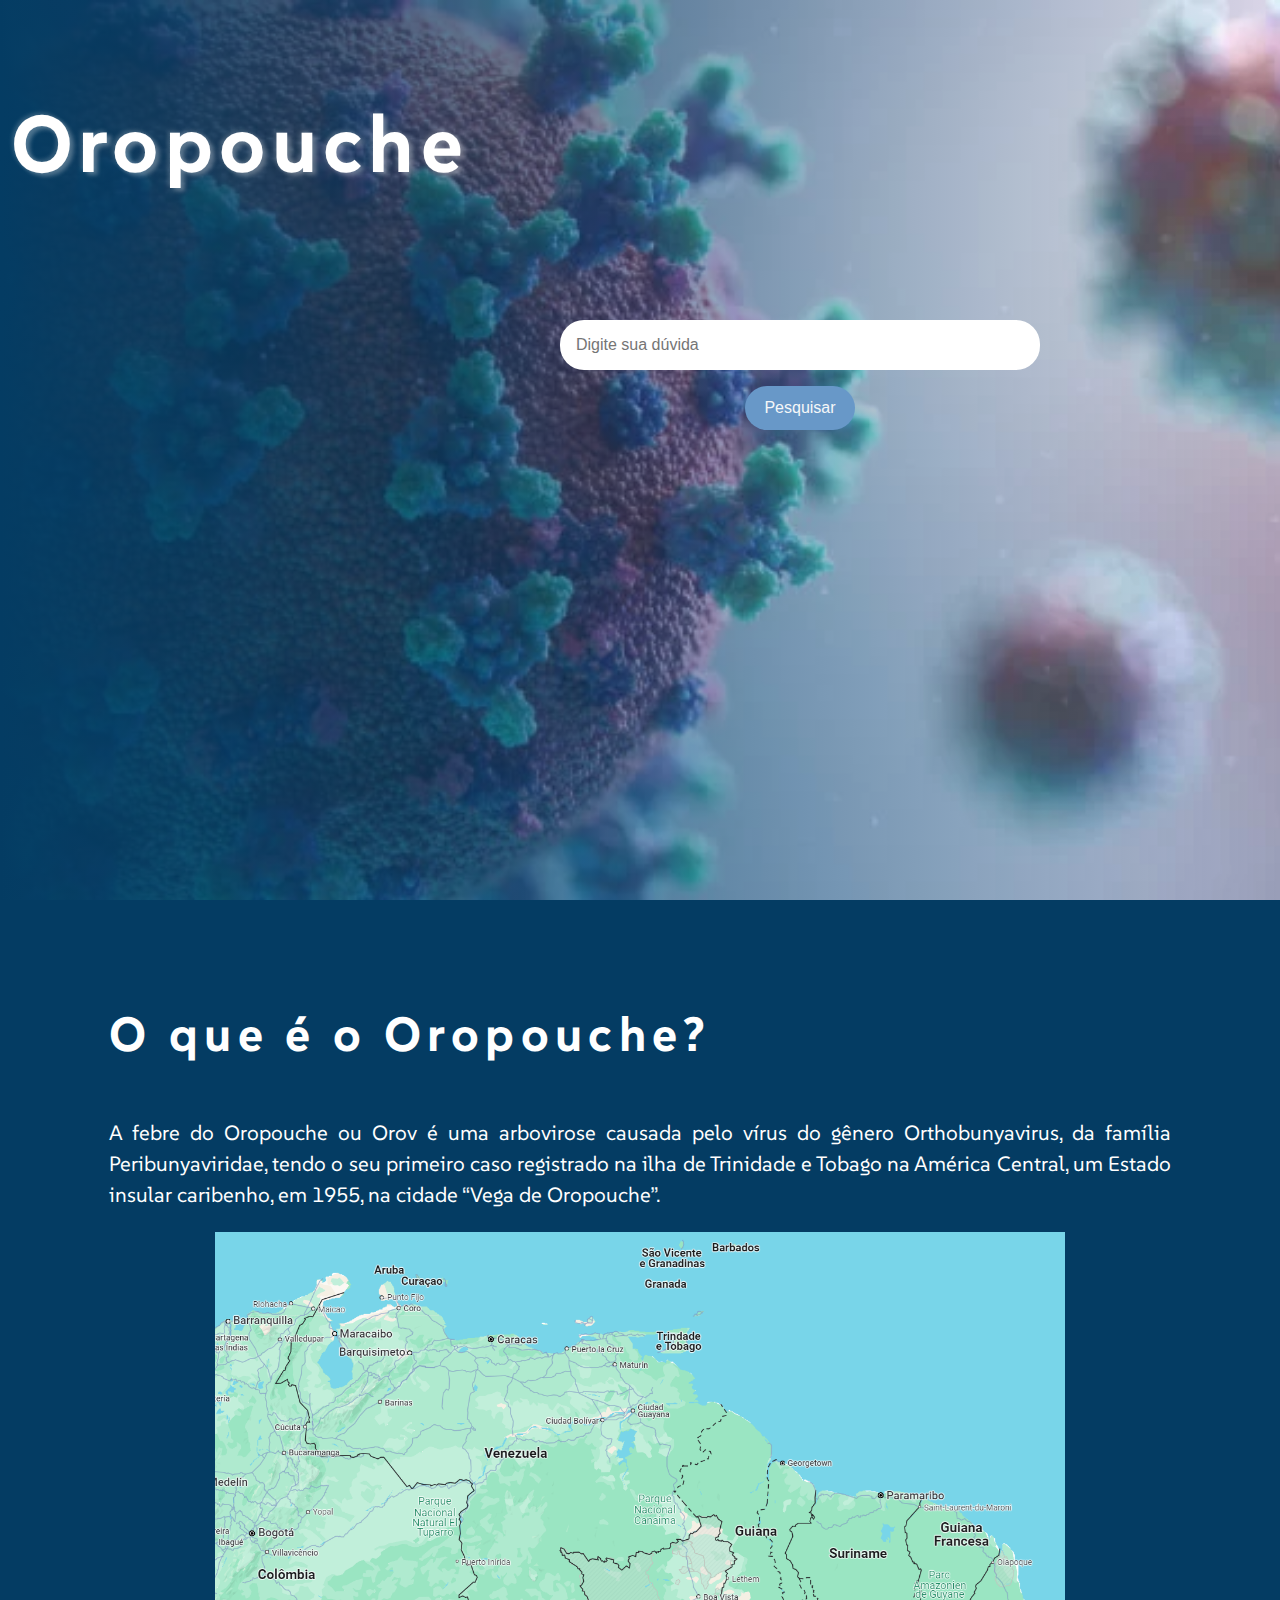
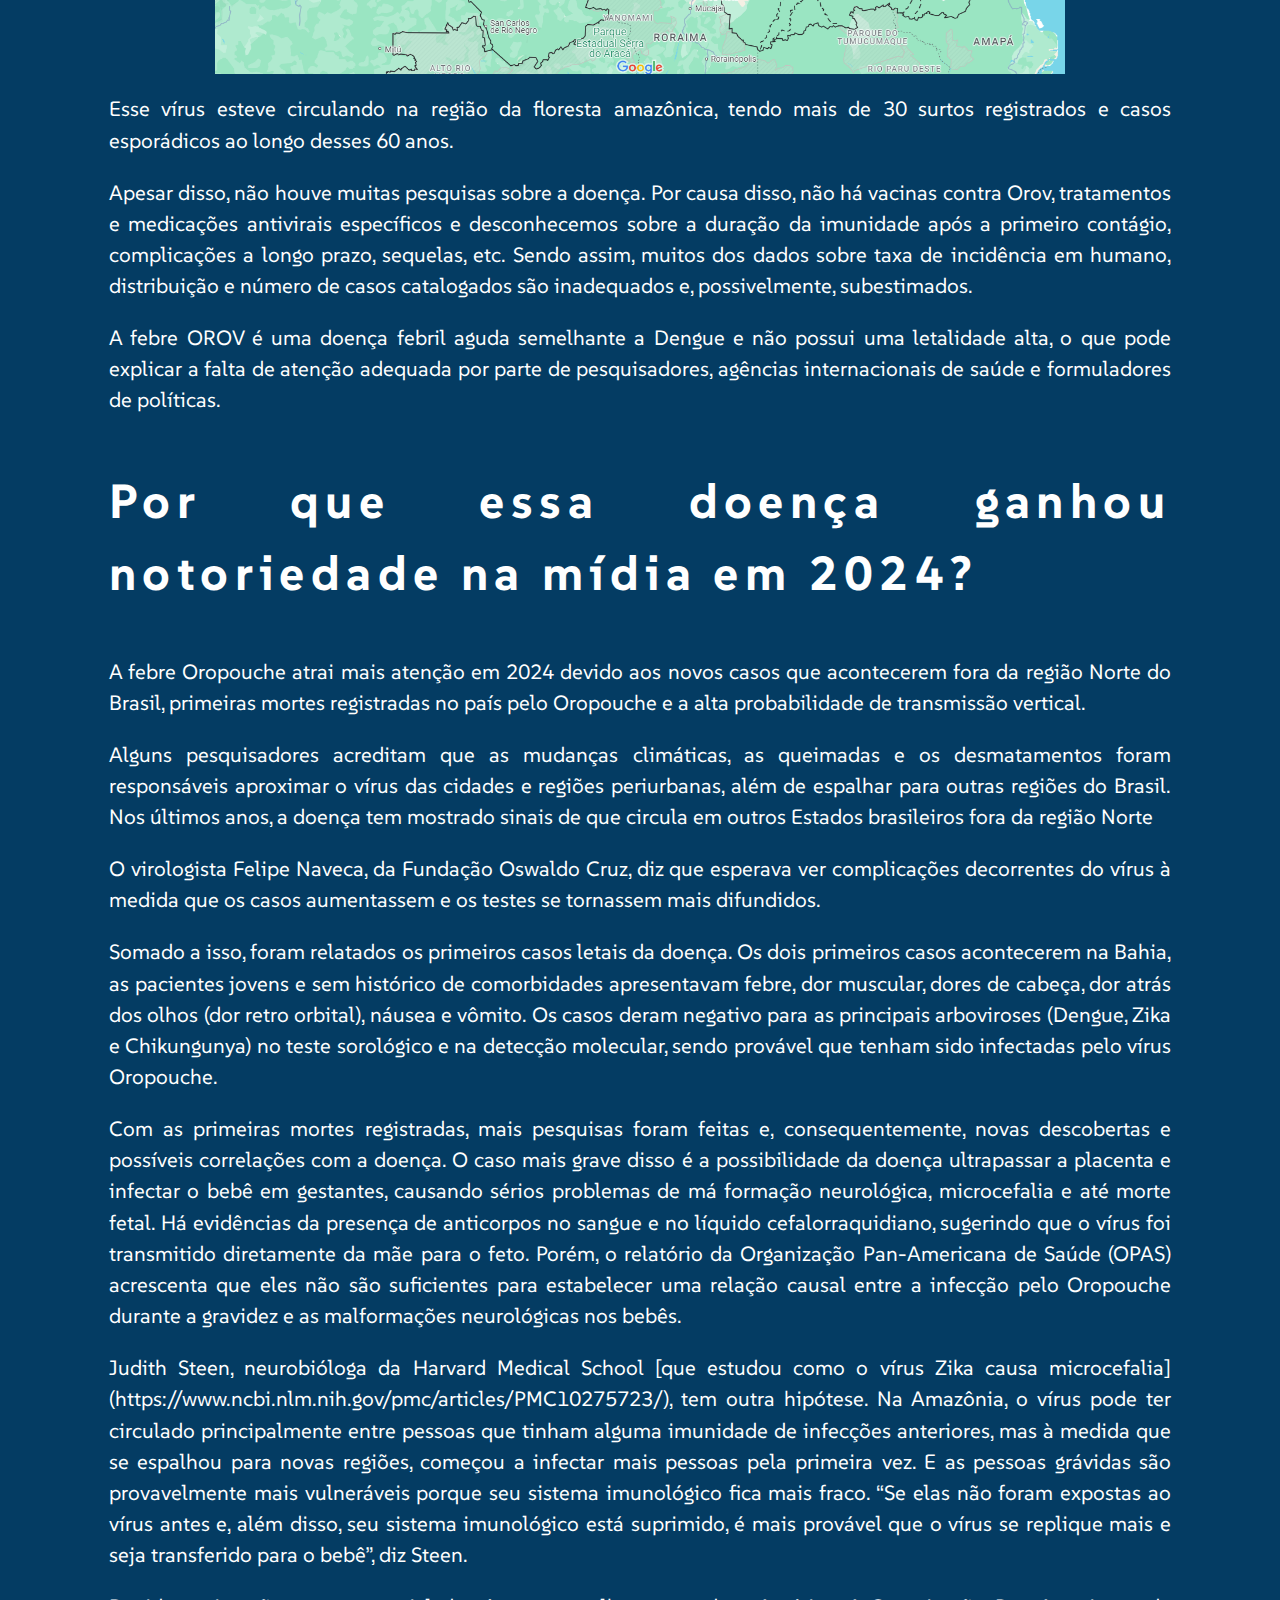
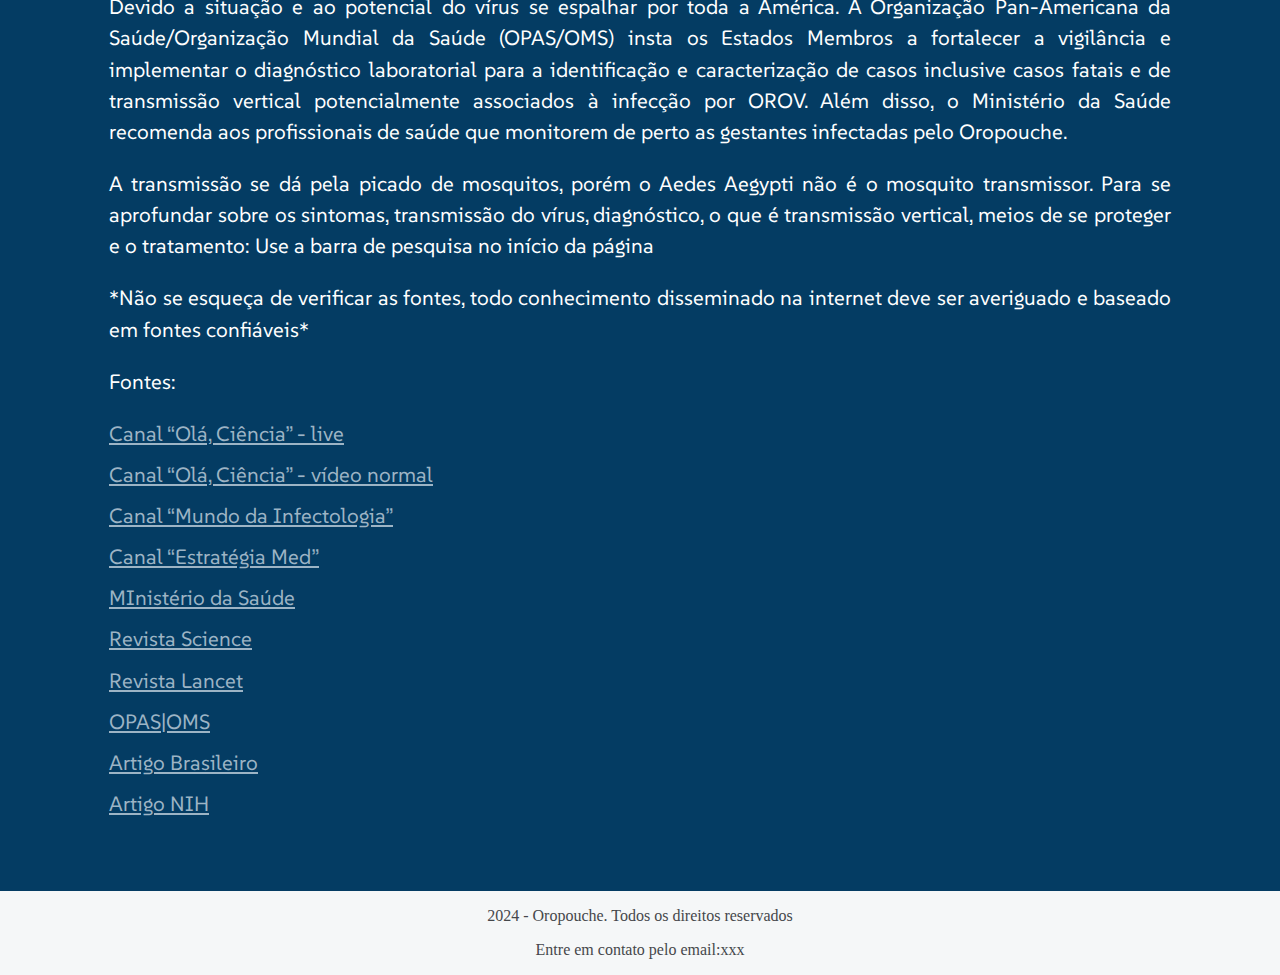
<file: index.html>
<!DOCTYPE html>
<html lang="pt-br">
<head>
    <meta charset="UTF-8">
    <meta name="viewport" content="width=device-width, initial-scale=1.0">
    <title>Teste</title>
    <link rel="stylesheet" href="oropouche.css">
</head>
<body>
    <section class="image">
        <div class="overlay"></div>
        <h1 class="title">Oropouche</h1>
        <div class="campo-pesquisa">
        <input type="text" placeholder="Digite sua dúvida" id="barra-pesquisa">
        <button onclick="search()">Pesquisar</button>
        </div>
    </section>
    <section class="section-texto" id="orov">
        <div class="texto-paragrafo">
            <h3>O que é o Oropouche?</h3>
            <p>A febre do Oropouche ou Orov é uma arbovirose causada pelo vírus do gênero Orthobunyavirus, da família Peribunyaviridae, tendo o seu primeiro caso registrado na ilha de Trinidade e Tobago na América Central, um Estado insular caribenho, em 1955, na cidade “Vega de Oropouche”.</p>
            <img src="trinidad.png" alt="Descrição da imagem" class="imagem-centralizada">
                      
            <p>Esse vírus esteve circulando na região da floresta amazônica, tendo mais de 30 surtos registrados e casos esporádicos ao longo desses 60 anos.</p>
            <p>Apesar disso, não houve muitas pesquisas sobre a doença. Por causa disso, não há vacinas contra Orov, tratamentos e medicações antivirais específicos e desconhecemos sobre a duração da imunidade após a primeiro contágio, complicações a longo prazo, sequelas, etc. Sendo assim, muitos dos dados sobre taxa de incidência em humano, distribuição e número de casos catalogados são inadequados e, possivelmente, subestimados.</p>
            <p>A febre OROV é uma doença febril aguda semelhante a Dengue e não possui uma letalidade alta, o que pode explicar a falta de atenção adequada por parte de pesquisadores, agências internacionais de saúde e formuladores de políticas.</p>
            <h3>Por que essa doença ganhou notoriedade na mídia em 2024?</h3>
            <p>A febre Oropouche atrai mais atenção em 2024 devido aos novos casos que acontecerem fora da região Norte do Brasil, primeiras mortes registradas no país pelo Oropouche e a alta probabilidade de transmissão vertical.</p>
            <p>Alguns pesquisadores acreditam que as mudanças climáticas, as queimadas e os desmatamentos foram responsáveis aproximar o vírus das cidades e regiões periurbanas, além de espalhar para outras regiões do Brasil. Nos últimos anos, a doença tem mostrado sinais de que circula em outros Estados brasileiros fora da região Norte</p>
            <p>O virologista Felipe Naveca, da Fundação Oswaldo Cruz, diz que esperava ver complicações decorrentes do vírus à medida que os casos aumentassem e os testes se tornassem mais difundidos.</p>
            <p>Somado a isso, foram relatados os primeiros casos letais da doença. Os dois primeiros casos acontecerem na Bahia, as pacientes jovens e sem histórico de comorbidades apresentavam febre, dor muscular, dores de cabeça, dor atrás dos olhos (dor retro orbital), náusea e vômito. Os casos deram negativo para as principais arboviroses (Dengue, Zika e Chikungunya) no teste sorológico e na detecção molecular, sendo provável que tenham sido infectadas pelo vírus Oropouche.</p>
            <p>Com as primeiras mortes registradas, mais pesquisas foram feitas e, consequentemente, novas descobertas e possíveis correlações com a doença. O caso mais grave disso é a possibilidade da doença ultrapassar a placenta e infectar o bebê em gestantes, causando sérios problemas de má formação neurológica, microcefalia e até morte fetal. Há evidências da presença de anticorpos no sangue e no líquido cefalorraquidiano, sugerindo que o vírus foi transmitido diretamente da mãe para o feto. Porém, o relatório da Organização Pan-Americana de Saúde (OPAS) acrescenta que eles não são suficientes para estabelecer uma relação causal entre a infecção pelo Oropouche durante a gravidez e as malformações neurológicas nos bebês.</p>
            <p>Judith Steen, neurobióloga da Harvard Medical School [que estudou como o vírus Zika causa microcefalia] (https://www.ncbi.nlm.nih.gov/pmc/articles/PMC10275723/), tem outra hipótese. Na Amazônia, o vírus pode ter circulado principalmente entre pessoas que tinham alguma imunidade de infecções anteriores, mas à medida que se espalhou para novas regiões, começou a infectar mais pessoas pela primeira vez. E as pessoas grávidas são provavelmente mais vulneráveis porque seu sistema imunológico fica mais fraco. “Se elas não foram expostas ao vírus antes e, além disso, seu sistema imunológico está suprimido, é mais provável que o vírus se replique mais e seja transferido para o bebê”, diz Steen.</p>
            <p>Devido a situação e ao potencial do vírus se espalhar por toda a América. A  Organização Pan-Americana da Saúde/Organização Mundial da Saúde (OPAS/OMS) insta os Estados Membros a fortalecer a vigilância e implementar o diagnóstico laboratorial para a identificação e caracterização de casos inclusive casos fatais e de transmissão vertical potencialmente associados à infecção por OROV. Além disso, o Ministério da Saúde recomenda aos profissionais de saúde que monitorem de perto as gestantes infectadas pelo Oropouche.</p>
            <p>A transmissão se dá pela picado de mosquitos, porém o Aedes Aegypti não é o mosquito transmissor. Para se aprofundar sobre os sintomas, transmissão do vírus, diagnóstico, o que é transmissão vertical, meios de se proteger e o tratamento: Use a barra de pesquisa no início da página</p>
            <p>*Não se esqueça de verificar as fontes, todo conhecimento disseminado na internet deve ser averiguado e baseado em fontes confiáveis*</p>
            
            <p>Fontes:</p>
            <ul class="lista-atividades">
                <li><a href="https://www.youtube.com/live/D13ADd_EcsU?si=oPldEhkiyJ20fQ6S" target="_blank">Canal “Olá, Ciência” - live </a></li>
                <li><a href="https://www.youtube.com/watch?v=LQoqGpNGwpQ&list=PLCO6K-31Ozel876q4AVuz2Q4KkRbVhQlm&index=162" target="_blank">Canal “Olá, Ciência” - vídeo normal</a></li>
                <li><a href="https://youtu.be/6JbHpom7c08?si=8aGvm_3umRDPGuRL" target="_blank">Canal “Mundo da Infectologia”</a></li>
                <li><a href="https://www.youtube.com/watch?v=lhpJ6Wqsehg&t=558s" target="_blank">Canal “Estratégia Med”</a></li>
                <li><a href="https://www.gov.br/saude/pt-br/assuntos/saude-de-a-a-z/o/oropouche" target="_blank">MInistério da Saúde</a></li>
                <li><a href="https://www.science.org/content/article/virus-spreading-in-latin-america-may-cause-stillbirths-and-birth-defects" target="_blank">Revista Science</a></li>
                <li><a href="https://www.thelancet.com/journals/laninf/article/PIIS1473-3099(23)00740-5/abstract" target="_blank">Revista Lancet</a></li>
                <li><a href="https://www.paho.org/pt/documentos/alerta-epidemiologico-oropouche-na-regiao-das-americas-1-agosto-2024" target="_blank">OPAS|OMS</a></li>
                <li><a href="https://www.medrxiv.org/content/10.1101/2024.07.27.24310296v1.full.pdf" target="_blank">Artigo Brasileiro</a></li>
                <li><a href="https://www.ncbi.nlm.nih.gov/pmc/articles/PMC5923469/" target="_blank">Artigo NIH</a></li>

            </ul>

                        
        </div>
    </section>
    
     <footer> 
    <p>2024 - Oropouche. Todos os direitos reservados</p>
    <p>Entre em contato pelo email:xxx</p>
     </footer>
<script src="baseDeDados.js"></script>
<script src="app.js"></script>
</body>
</html>
</file>
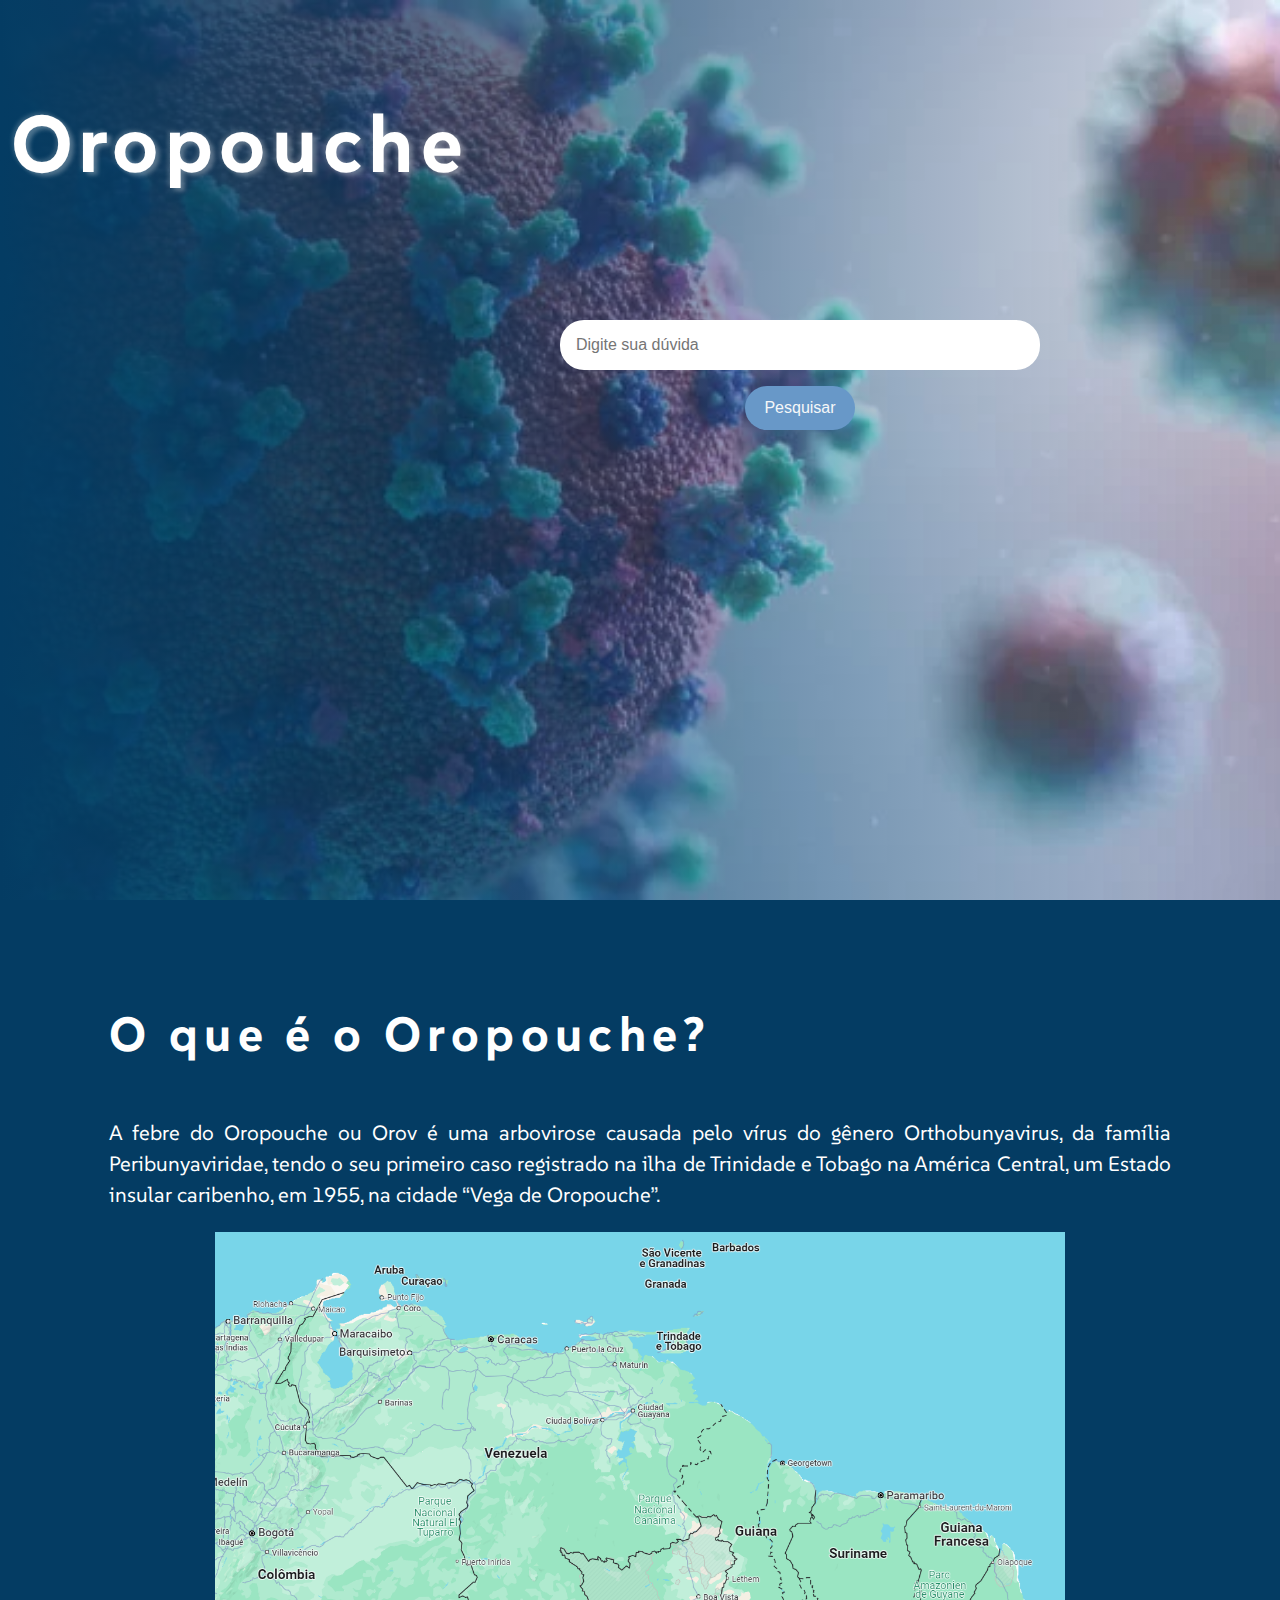
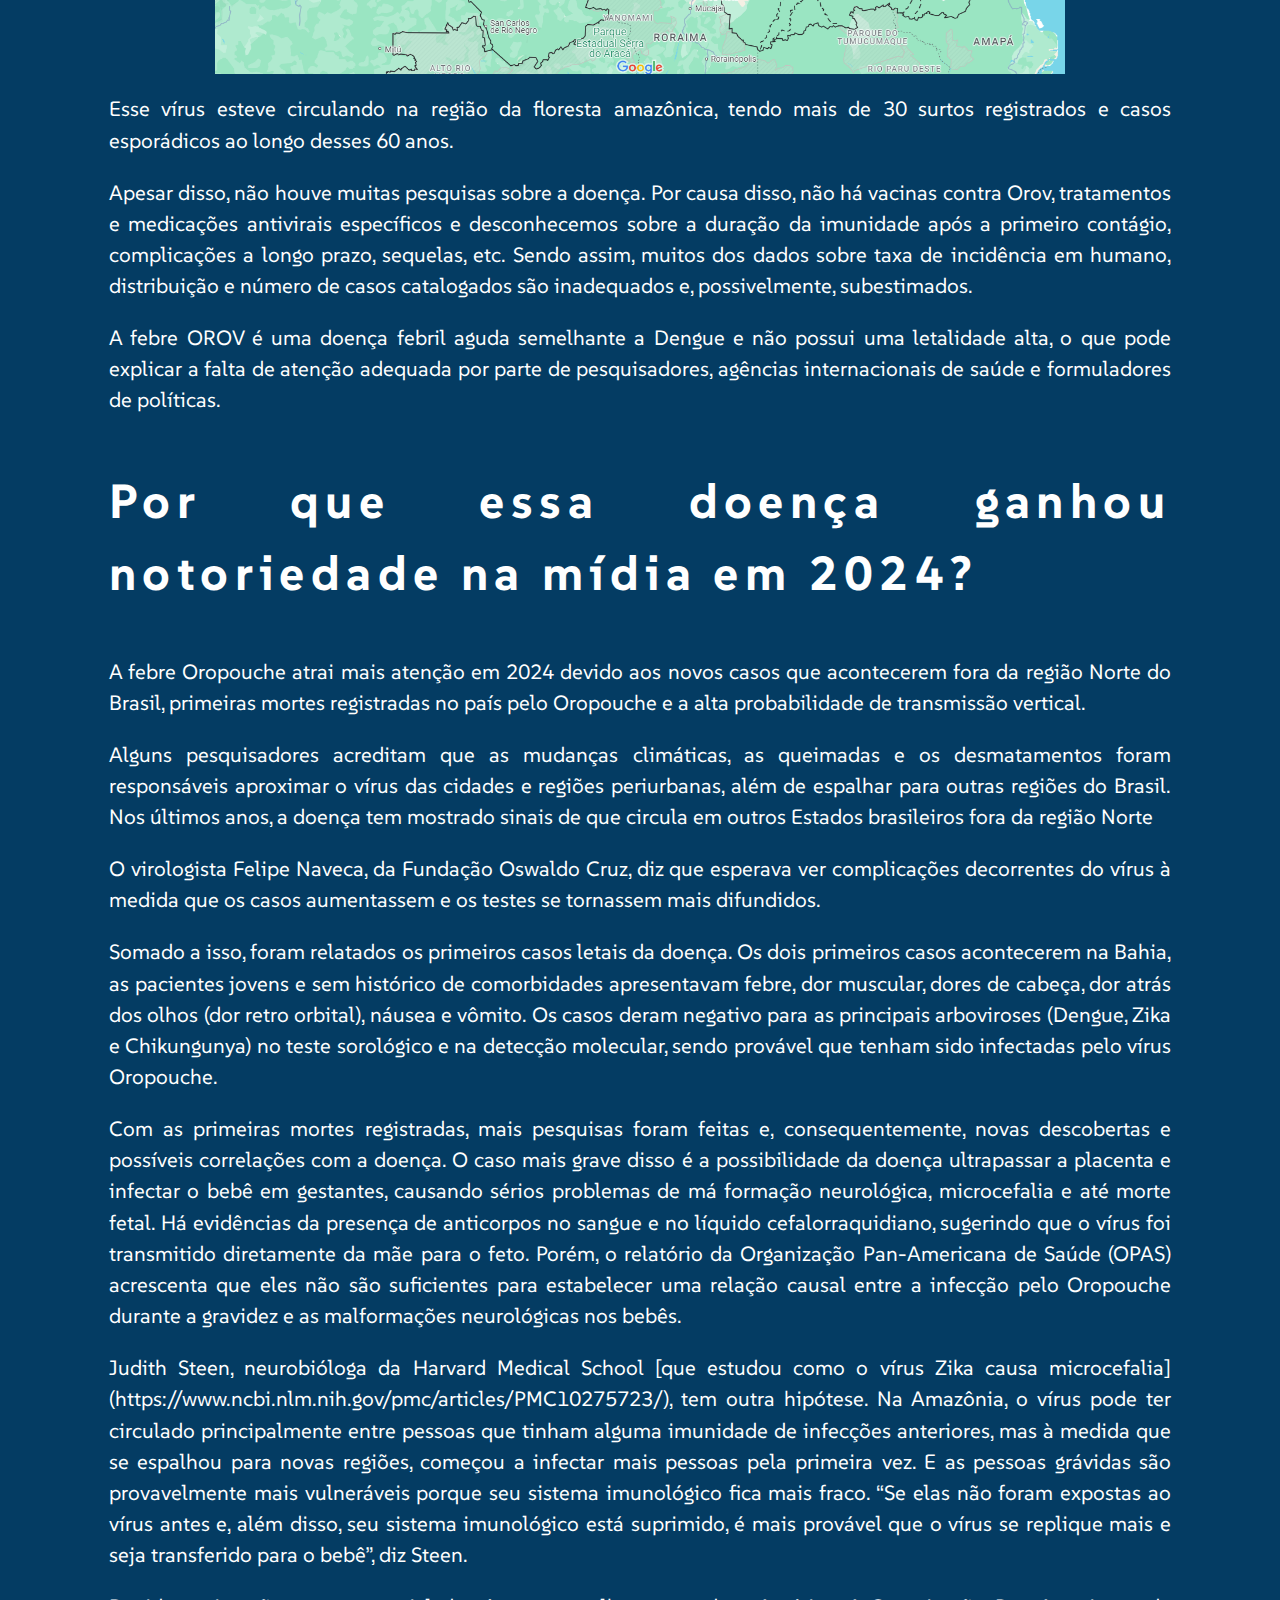
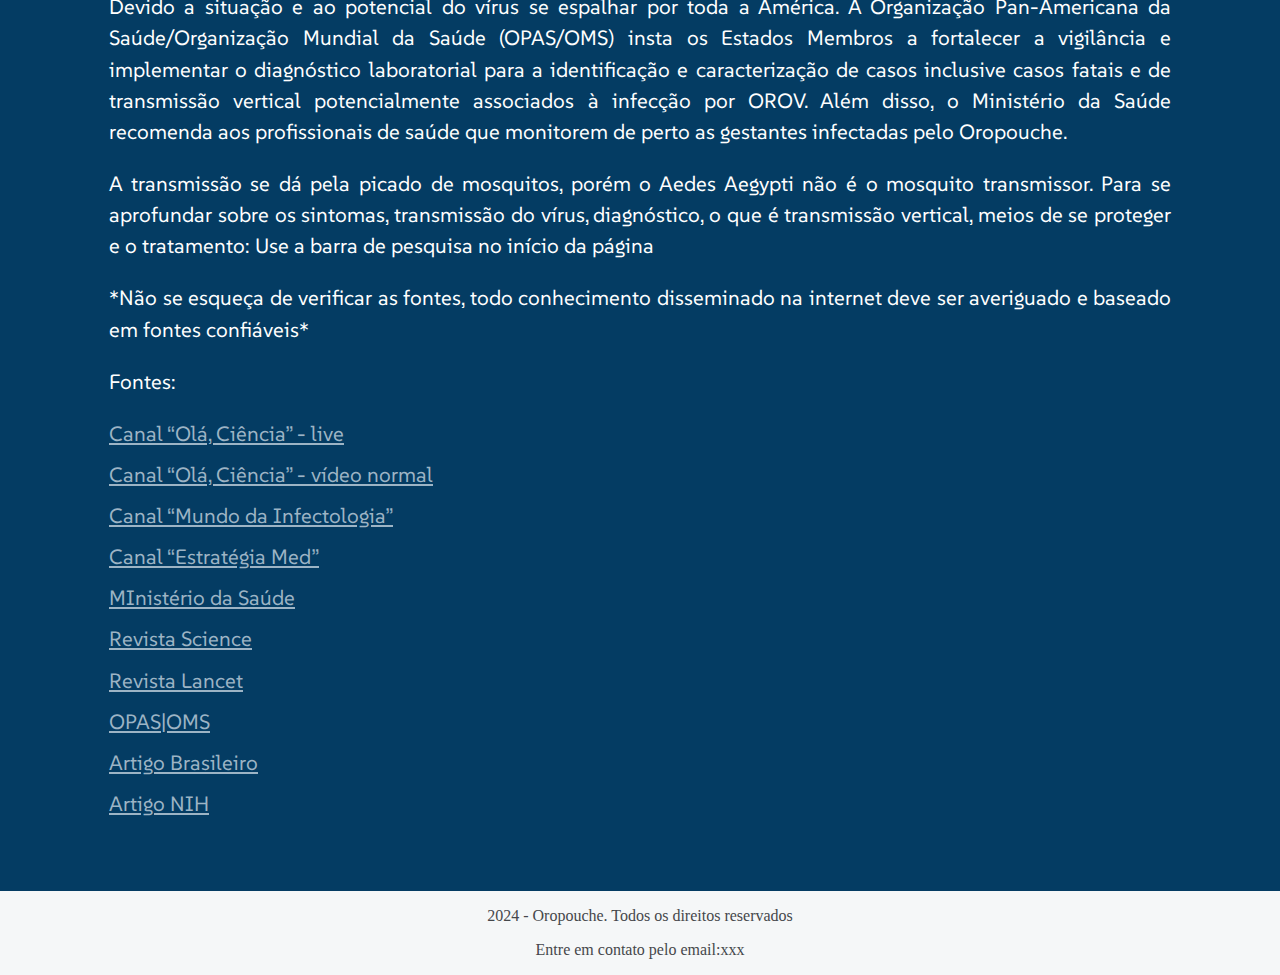
<file: orov.html>
<!DOCTYPE html>
<html lang="pt-br">
<head>
    <meta charset="UTF-8">
    <meta name="viewport" content="width=device-width, initial-scale=1.0">
    <title>Teste</title>
    <link rel="stylesheet" href="oropouche.css">
</head>
<body>
    <section class="image">
        <div class="overlay"></div>
        <h1 class="title">Oropouche</h1>
        <div class="campo-pesquisa">
        <input type="text" placeholder="Digite sua dúvida" id="barra-pesquisa">
        <button onclick="search()">Pesquisar</button>
        </div>
    </section>
    <section class="section-texto" id="orov">
        <div class="texto-paragrafo">
            <h3>O que é o Oropouche?</h3>
            <p>A febre do Oropouche ou Orov é uma arbovirose causada pelo vírus do gênero Orthobunyavirus, da família Peribunyaviridae, tendo o seu primeiro caso registrado na ilha de Trinidade e Tobago na América Central, um Estado insular caribenho, em 1955, na cidade “Vega de Oropouche”.</p>
            <img src="trinidad.png" alt="Descrição da imagem" class="imagem-centralizada">
                      
            <p>Esse vírus esteve circulando na região da floresta amazônica, tendo mais de 30 surtos registrados e casos esporádicos ao longo desses 60 anos.</p>
            <p>Apesar disso, não houve muitas pesquisas sobre a doença. Por causa disso, não há vacinas contra Orov, tratamentos e medicações antivirais específicos e desconhecemos sobre a duração da imunidade após a primeiro contágio, complicações a longo prazo, sequelas, etc. Sendo assim, muitos dos dados sobre taxa de incidência em humano, distribuição e número de casos catalogados são inadequados e, possivelmente, subestimados.</p>
            <p>A febre OROV é uma doença febril aguda semelhante a Dengue e não possui uma letalidade alta, o que pode explicar a falta de atenção adequada por parte de pesquisadores, agências internacionais de saúde e formuladores de políticas.</p>
            <h3>Por que essa doença ganhou notoriedade na mídia em 2024?</h3>
            <p>A febre Oropouche atrai mais atenção em 2024 devido aos novos casos que acontecerem fora da região Norte do Brasil, primeiras mortes registradas no país pelo Oropouche e a alta probabilidade de transmissão vertical.</p>
            <p>Alguns pesquisadores acreditam que as mudanças climáticas, as queimadas e os desmatamentos foram responsáveis aproximar o vírus das cidades e regiões periurbanas, além de espalhar para outras regiões do Brasil. Nos últimos anos, a doença tem mostrado sinais de que circula em outros Estados brasileiros fora da região Norte</p>
            <p>O virologista Felipe Naveca, da Fundação Oswaldo Cruz, diz que esperava ver complicações decorrentes do vírus à medida que os casos aumentassem e os testes se tornassem mais difundidos.</p>
            <p>Somado a isso, foram relatados os primeiros casos letais da doença. Os dois primeiros casos acontecerem na Bahia, as pacientes jovens e sem histórico de comorbidades apresentavam febre, dor muscular, dores de cabeça, dor atrás dos olhos (dor retro orbital), náusea e vômito. Os casos deram negativo para as principais arboviroses (Dengue, Zika e Chikungunya) no teste sorológico e na detecção molecular, sendo provável que tenham sido infectadas pelo vírus Oropouche.</p>
            <p>Com as primeiras mortes registradas, mais pesquisas foram feitas e, consequentemente, novas descobertas e possíveis correlações com a doença. O caso mais grave disso é a possibilidade da doença ultrapassar a placenta e infectar o bebê em gestantes, causando sérios problemas de má formação neurológica, microcefalia e até morte fetal. Há evidências da presença de anticorpos no sangue e no líquido cefalorraquidiano, sugerindo que o vírus foi transmitido diretamente da mãe para o feto. Porém, o relatório da Organização Pan-Americana de Saúde (OPAS) acrescenta que eles não são suficientes para estabelecer uma relação causal entre a infecção pelo Oropouche durante a gravidez e as malformações neurológicas nos bebês.</p>
            <p>Judith Steen, neurobióloga da Harvard Medical School [que estudou como o vírus Zika causa microcefalia] (https://www.ncbi.nlm.nih.gov/pmc/articles/PMC10275723/), tem outra hipótese. Na Amazônia, o vírus pode ter circulado principalmente entre pessoas que tinham alguma imunidade de infecções anteriores, mas à medida que se espalhou para novas regiões, começou a infectar mais pessoas pela primeira vez. E as pessoas grávidas são provavelmente mais vulneráveis porque seu sistema imunológico fica mais fraco. “Se elas não foram expostas ao vírus antes e, além disso, seu sistema imunológico está suprimido, é mais provável que o vírus se replique mais e seja transferido para o bebê”, diz Steen.</p>
            <p>Devido a situação e ao potencial do vírus se espalhar por toda a América. A  Organização Pan-Americana da Saúde/Organização Mundial da Saúde (OPAS/OMS) insta os Estados Membros a fortalecer a vigilância e implementar o diagnóstico laboratorial para a identificação e caracterização de casos inclusive casos fatais e de transmissão vertical potencialmente associados à infecção por OROV. Além disso, o Ministério da Saúde recomenda aos profissionais de saúde que monitorem de perto as gestantes infectadas pelo Oropouche.</p>
            <p>A transmissão se dá pela picado de mosquitos, porém o Aedes Aegypti não é o mosquito transmissor. Para se aprofundar sobre os sintomas, transmissão do vírus, diagnóstico, o que é transmissão vertical, meios de se proteger e o tratamento: Use a barra de pesquisa no início da página</p>
            <p>*Não se esqueça de verificar as fontes, todo conhecimento disseminado na internet deve ser averiguado e baseado em fontes confiáveis*</p>
            
            <p>Fontes:</p>
            <ul class="lista-atividades">
                <li><a href="https://www.youtube.com/live/D13ADd_EcsU?si=oPldEhkiyJ20fQ6S" target="_blank">Canal “Olá, Ciência” - live </a></li>
                <li><a href="https://www.youtube.com/watch?v=LQoqGpNGwpQ&list=PLCO6K-31Ozel876q4AVuz2Q4KkRbVhQlm&index=162" target="_blank">Canal “Olá, Ciência” - vídeo normal</a></li>
                <li><a href="https://youtu.be/6JbHpom7c08?si=8aGvm_3umRDPGuRL" target="_blank">Canal “Mundo da Infectologia”</a></li>
                <li><a href="https://www.youtube.com/watch?v=lhpJ6Wqsehg&t=558s" target="_blank">Canal “Estratégia Med”</a></li>
                <li><a href="https://www.gov.br/saude/pt-br/assuntos/saude-de-a-a-z/o/oropouche" target="_blank">MInistério da Saúde</a></li>
                <li><a href="https://www.science.org/content/article/virus-spreading-in-latin-america-may-cause-stillbirths-and-birth-defects" target="_blank">Revista Science</a></li>
                <li><a href="https://www.thelancet.com/journals/laninf/article/PIIS1473-3099(23)00740-5/abstract" target="_blank">Revista Lancet</a></li>
                <li><a href="https://www.paho.org/pt/documentos/alerta-epidemiologico-oropouche-na-regiao-das-americas-1-agosto-2024" target="_blank">OPAS|OMS</a></li>
                <li><a href="https://www.medrxiv.org/content/10.1101/2024.07.27.24310296v1.full.pdf" target="_blank">Artigo Brasileiro</a></li>
                <li><a href="https://www.ncbi.nlm.nih.gov/pmc/articles/PMC5923469/" target="_blank">Artigo NIH</a></li>

            </ul>

                        
        </div>
    </section>
    
     <footer> 
    <p>2024 - Oropouche. Todos os direitos reservados</p>
    <p>Entre em contato pelo email:xxx</p>
     </footer>
<script src="baseDeDados.js"></script>
<script src="app.js"></script>
</body>
</html>
</file>
<file: oropouche.css>
@import url("https://fonts.googleapis.com/css2?family=SUSE:wght@100..800&display=swap");
body {
  margin: 0; /* Remove a margem padrão */
  padding: 0; /* Remove o padding padrão */
  background-color:#043C63;
  display: flex;
  flex-direction: column;
  min-height: 100vh;
}

  .box {
    position: fixed;
    top: 4rem;
    right: 4rem;
    background-color: #f44336;
    color: white;
    padding: 10px;
    border-radius: 5px;
    font-family: "SUSE", sans-serif; /* Utiliza a fonte SUSE */
    display:flexbox;
    z-index: 999;
  }

.texto-paragrafo{
  position:static;
  /*top: 400px;left: 200px; aparentemente desnecessário*/
  color: white;
  font-family: "SUSE", sans-serif; /* Use a fonte importada */
  font-size: 1.3rem;
  line-height: 1.5; /*altura das linhas , texto espremido ou não*/
  text-align: justify; /* Justifica o texto */
  width: 90%; /* Define a largura máxima do texto */
  }
  h2{
    position: absolute;
    top:200px;
    left:150px;
    font-size: 5rem;
    
  }
  h1{
    position: absolute;
    top: 90px; /* Ajusta a distância do topo */
    left: 240px; /* Ajusta a distância da esquerda */
    font-size: 5rem;
  }
  .campo-pesquisa{
    display: flex;
    position: absolute;
    top:20rem;
    left:35rem;
    font-size: 5rem;
    flex-direction: column; /* Alinha os itens na vertical */
    align-items: center; /* Centraliza os itens horizontalmente */
    justify-content: center;

  }
  
  .image {
    position: relative;
    height: 100vh;
    background-image: url(virus.webp); /* Substitua por sua imagem */
    background-size:cover;
    background-position:center;
  
}

.overlay {
    position: absolute;
    width: 100%;
    height: 100%;
    background:linear-gradient(to right, #043C63, transparent);
    box-shadow: inset;
}
h3/*.subtitle*/ {
  
  font-size: 3rem;
  letter-spacing: 0.4rem;

}
.title {
  
  color: white;
  font-family: "SUSE", sans-serif; /* Substitua pela fonte desejada */
  letter-spacing: 0.4rem;
  transform: translate(-50%, -50%);
  text-shadow: 4px 3px 4px rgba(249, 247, 247, 0.3),
  -2px -2px 4px rgba(247, 243, 243, 0.2); 

    /* Outros estilos para o título */

    
}
.section-texto {
  display: flex;
  flex-direction: column;
  align-items: center;
  padding: 50px; /* Adiciona um padding para espaçar o conteúdo */
}
.imagem-centralizada {
  display: block;
  margin: 0 auto; /* Centraliza a imagem horizontalmente */
  max-width: 80%; /* Define a largura máxima da imagem */
  height: auto; /* Mantém a proporção da imagem */
}
section input {
  width: 30rem; /* Largura dos inputs */
  border: none; /* Remove a borda padrão */
  padding: 1rem; /* Espaçamento interno */
  border-radius: 1.5rem; /* Borda arredondada */
  margin-bottom: 1rem; /* Espaçamento abaixo dos inputs */
  color: #45474B; /* Cor do texto */
  font-size: 1rem; /* Tamanho da fonte */
  box-sizing: border-box; /* Inclui padding e border na largura total */
}
section button {
  padding: 0.8rem 1.2rem; /* Espaçamento interno do botão */
  border: none; /* Remove a borda padrão */
  border-radius: 1.5rem; /* Borda arredondada */
  background-color: #6898c8; /* Cor de fundo do botão */
  color: #F5F7F8; /* Cor do texto do botão */
  font-size: 1rem; /* Tamanho da fonte */
  cursor: pointer; /* Muda o cursor para indicar que é clicável */
}

/* Adiciona efeito hover ao botão de pesquisa */
section button:hover {
  background-color: #30475E; /* Muda a cor de fundo ao passar o mouse */
  box-shadow: 0 4px 8px rgba(0, 0, 0, 0.2); /* Adiciona uma sombra mais intensa */

}
.destaque {
  font-weight: bold;
  /*color: #333; */
}

.lista-atividades {
  list-style: none;
  padding: 0;
}

.lista-atividades li {
  margin-bottom: 10px;
}
footer {
background-color: #F5F7F8; /* Cor de fundo do rodapé */
color: #45474B; /* Cor do texto */
text-align: center; /* Alinha o texto ao centro */
padding: 0; /* Espaçamento interno */
width: 100%; /* Largura total da página */
bottom: 0; /* Alinha ao fundo da página */
font-size: 1rem; /* Tamanho da fonte */
}
a{
  color:#9DB4C5;
}

@media (max-width: 480px) {
  body {
      font-size: 16px; /* Reduzir o tamanho da fonte padrão */
  }

  .box {
      top: 1rem;
      right: 1rem;
      padding: 0.5rem;
  }

  .texto-paragrafo {
      width: 100%;
      padding: 1rem;
  }

  .campo-pesquisa {
      flex-direction: column;
      align-items: center;
      input, button {
          width: 100%;
          margin-bottom: 1rem;
      }
  }

  .image {
      height: 50vh; /* Reduzir a altura da imagem */
  }

  .title {
      font-size: 3rem;
  }

  h2, h3 {
      font-size: 2rem;
  }
  footer {
    font-size: 0.9rem; /* Tamanho da fonte do rodapé em telas pequenas */
}
}
@media (max-width: 768px) {
  /* Estilos para telas com largura mínima de 768px */
  body {
      font-size: 18px; /* Aumenta o tamanho da fonte padrão */
  }

  .box {
      top: 2rem;
      right: 2rem;
      padding: 1rem;
  }

  .texto-paragrafo {
      width: 70%; /* Permite mais espaço para outros elementos */
  }

  .campo-pesquisa {
      flex-direction: row; /* Alinha os elementos na horizontal */
      justify-content: space-between;
  }

  .image {
      height: 60vh; /* Aumenta a altura da imagem */
  }

  .title {
      font-size: 4rem;
  }

  h2, h3 {
      font-size: 2.5rem;
  }
}
</file>
